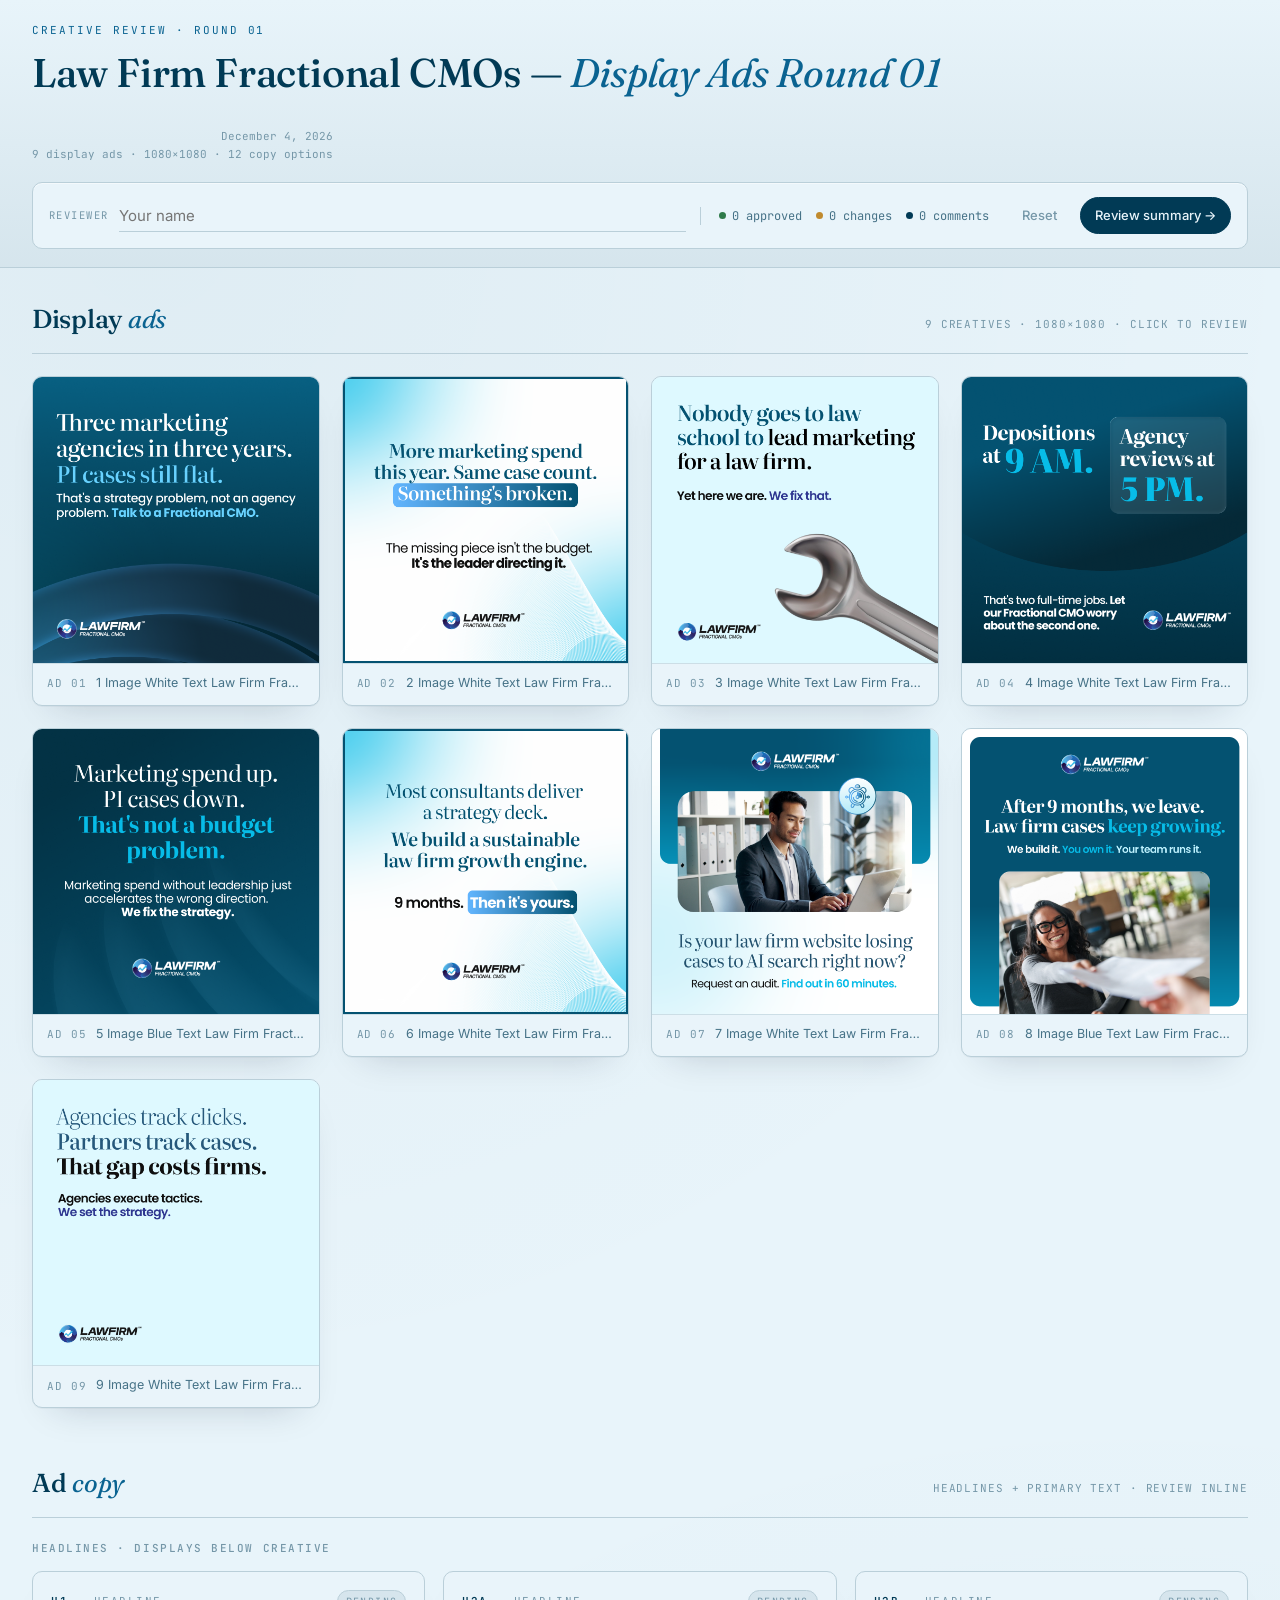
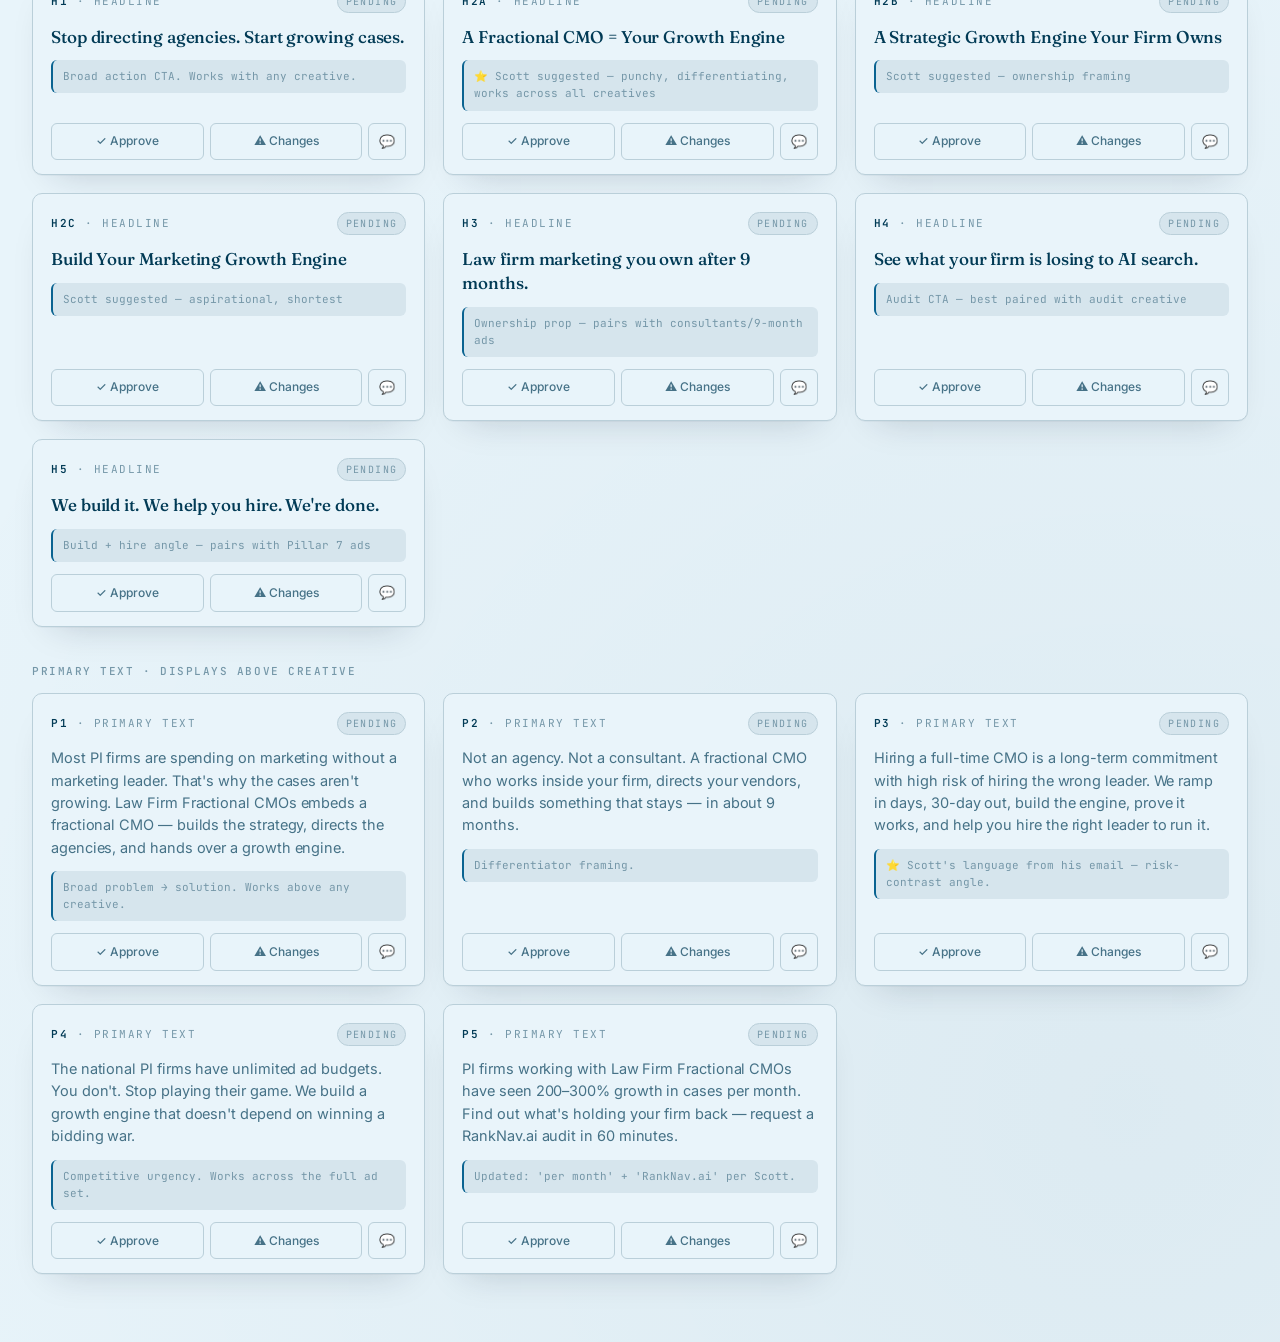
<file: Law Firm CMO review page/law-firm-cmo-review-index.html>
<!doctype html>
<html lang="en">
<head>
<meta charset="utf-8" />
<meta name="viewport" content="width=device-width,initial-scale=1" />
<title>Law Firm Fractional CMOs — Display Ads Round 01 · Creative Review</title>
<link rel="preconnect" href="https://fonts.googleapis.com">
<link rel="preconnect" href="https://fonts.gstatic.com" crossorigin>
<link href="https://fonts.googleapis.com/css2?family=Fraunces:opsz,wght@9..144,400;9..144,500;9..144,600;9..144,700&family=Inter:wght@400;500;600;700&family=JetBrains+Mono:wght@400;500&display=swap" rel="stylesheet">
<link rel="stylesheet" href="tokens.css" />
<style>
  *, *::before, *::after { box-sizing: border-box; }
  html, body { margin: 0; padding: 0; }
  body {
    font-family: var(--font-body);
    color: var(--ink);
    background: var(--bg);
    background-image:
      radial-gradient(circle at 12% 8%, rgba(1,58,85,.04), transparent 40%),
      radial-gradient(circle at 88% 92%, rgba(1,58,85,.05), transparent 45%);
    min-height: 100vh;
    -webkit-font-smoothing: antialiased;
    text-rendering: optimizeLegibility;
    font-size: 15px;
    line-height: 1.5;
  }
  button { font: inherit; color: inherit; cursor: pointer; }
  input, textarea, button { font-family: inherit; }

  /* ─────────────── Header ─────────────── */
  .topbar {
    border-bottom: 1px solid var(--line);
    background: linear-gradient(var(--paper), var(--paper-deep));
    position: sticky; top: 0; z-index: 20;
    backdrop-filter: saturate(120%);
  }
  .topbar-inner {
    max-width: 1280px; margin: 0 auto;
    padding: 22px 32px 18px;
    display: flex; flex-direction: column; gap: 18px;
  }
  .brand-row { display: flex; align-items: baseline; justify-content: space-between; gap: 24px; flex-wrap: wrap; }
  .eyebrow {
    font-family: var(--font-mono);
    font-size: 11px;
    letter-spacing: 0.18em;
    text-transform: uppercase;
    color: var(--teal);
    margin: 0;
  }
  .brand-row h1 {
    font-family: var(--font-display);
    font-weight: 500;
    font-size: clamp(28px, 3.2vw, 40px);
    letter-spacing: -0.01em;
    margin: 4px 0 0;
    color: var(--ink);
  }
  .brand-row h1 em {
    font-style: italic;
    color: var(--teal);
    font-weight: 400;
  }
  .meta {
    font-family: var(--font-mono);
    font-size: 11px;
    color: var(--ink-mute);
    text-align: right;
    line-height: 1.7;
  }
  .meta span { display: block; }

  .reviewer-bar {
    display: flex; gap: 14px; align-items: center;
    flex-wrap: wrap;
    padding: 14px 16px;
    background: var(--surface);
    border: 1px solid var(--line);
    border-radius: var(--radius);
    box-shadow: 0 1px 0 rgba(255,255,255,.5) inset;
  }
  .field {
    display: flex; align-items: center; gap: 10px;
    flex: 1 1 240px; min-width: 0;
  }
  .field label {
    font-family: var(--font-mono);
    font-size: 10.5px;
    letter-spacing: .14em;
    text-transform: uppercase;
    color: var(--ink-mute);
    white-space: nowrap;
  }
  .field input {
    flex: 1; min-width: 0;
    border: 0; outline: 0;
    background: transparent;
    border-bottom: 1px solid var(--line);
    padding: 6px 0;
    font-size: 15px;
    color: var(--ink);
    transition: border-color .15s;
  }
  .field input:focus { border-color: var(--teal); }

  .totals {
    display: flex; align-items: center; gap: 14px;
    font-family: var(--font-mono);
    font-size: 12px;
    color: var(--ink-soft);
    padding: 0 4px;
    border-left: 1px solid var(--line);
    padding-left: 18px;
    flex-wrap: wrap;
  }
  .totals .dot {
    display: inline-block; width: 7px; height: 7px; border-radius: 50%;
    margin-right: 6px; vertical-align: 1px;
  }
  .totals .t-approved .dot { background: var(--status-approved); }
  .totals .t-changes  .dot { background: var(--status-changes); }
  .totals .t-comments .dot { background: var(--ink); }

  .actions { display: flex; gap: 8px; }
  .btn {
    border: 1px solid var(--line);
    background: var(--surface);
    color: var(--ink);
    padding: 8px 14px;
    border-radius: 999px;
    font-size: 13px;
    font-weight: 500;
    transition: background .15s, border-color .15s, transform .05s;
    display: inline-flex; align-items: center; gap: 6px;
  }
  .btn:hover { background: var(--paper-deep); border-color: var(--ink-faint); }
  .btn:active { transform: translateY(1px); }
  .btn.btn-primary {
    background: var(--ink);
    color: var(--paper);
    border-color: var(--ink);
  }
  .btn.btn-primary:hover { background: color-mix(in srgb, var(--ink) 85%, white 15%); }
  .btn.btn-ghost {
    background: transparent;
    border-color: transparent;
    color: var(--ink-mute);
  }
  .btn.btn-ghost:hover { color: var(--ink); background: var(--paper-deep); }

  /* ─────────────── Section headers ─────────────── */
  main { max-width: 1280px; margin: 0 auto; padding: 32px; }
  .section { margin-bottom: 56px; }
  .section:last-child { margin-bottom: 0; }
  .section-head {
    display: flex; align-items: baseline; justify-content: space-between;
    gap: 16px;
    margin-bottom: 22px;
    padding-bottom: 14px;
    border-bottom: 1px solid var(--line);
  }
  .section-head h2 {
    font-family: var(--font-display);
    font-weight: 500;
    font-size: 26px;
    letter-spacing: -0.01em;
    margin: 0;
    color: var(--ink);
  }
  .section-head h2 em { font-style: italic; color: var(--teal); font-weight: 400; }
  .section-head .section-meta {
    font-family: var(--font-mono);
    font-size: 11px;
    color: var(--ink-mute);
    letter-spacing: .08em;
    text-transform: uppercase;
  }
  .subhead {
    font-family: var(--font-mono);
    font-size: 11px;
    letter-spacing: .14em;
    text-transform: uppercase;
    color: var(--ink-mute);
    margin: 0 0 14px;
    font-weight: 500;
  }

  /* ─────────────── Ad grid ─────────────── */
  .grid {
    display: grid;
    grid-template-columns: repeat(auto-fill, minmax(260px, 1fr));
    gap: 22px;
  }
  .card {
    position: relative;
    background: var(--surface);
    border: 1px solid var(--line);
    border-radius: var(--radius);
    overflow: hidden;
    cursor: pointer;
    transition: transform .15s, box-shadow .2s, border-color .15s;
    box-shadow: var(--shadow-card);
  }
  .card:hover { transform: translateY(-2px); border-color: var(--ink-faint); box-shadow: 0 1px 0 rgba(1,58,85,.04), 0 26px 50px -22px rgba(1,58,85,.32); }
  .card .thumb {
    aspect-ratio: 1 / 1;
    background: var(--paper-deep);
    display: block;
    width: 100%;
    object-fit: cover;
  }
  .card .meta-row {
    padding: 10px 14px 12px;
    display: flex; align-items: center; justify-content: space-between;
    gap: 10px;
    border-top: 1px solid var(--line-soft);
  }
  .card .ad-id {
    font-family: var(--font-mono);
    font-size: 11px;
    color: var(--ink-mute);
    letter-spacing: .08em;
  }
  .card .ad-name {
    font-size: 12.5px;
    color: var(--ink-soft);
    overflow: hidden; text-overflow: ellipsis; white-space: nowrap;
    flex: 1;
  }

  .pill {
    position: absolute; top: 10px; right: 10px;
    z-index: 2;
    padding: 5px 10px 5px 9px;
    font-family: var(--font-mono);
    font-size: 10.5px;
    letter-spacing: .12em;
    font-weight: 500;
    border-radius: 999px;
    text-transform: uppercase;
    background: rgba(255,255,255,.92);
    color: var(--ink-mute);
    border: 1px solid rgba(1,58,85,.1);
    backdrop-filter: blur(6px);
    display: inline-flex; align-items: center; gap: 5px;
    box-shadow: 0 2px 8px rgba(1,58,85,.08);
  }
  .pill[data-status="approved"] {
    background: var(--status-approved);
    color: #fff;
    border-color: transparent;
  }
  .pill[data-status="changes"] {
    background: var(--status-changes);
    color: #fff;
    border-color: transparent;
  }
  .pill.pill-comments {
    position: absolute; top: 10px; left: 10px; right: auto;
    background: var(--ink);
    color: var(--paper);
    border-color: transparent;
  }

  /* ─────────────── Copy review cards ─────────────── */
  .copy-grid {
    display: grid;
    grid-template-columns: repeat(auto-fill, minmax(360px, 1fr));
    gap: 18px;
    margin-bottom: 36px;
  }
  .copy-card {
    background: var(--surface);
    border: 1px solid var(--line);
    border-radius: var(--radius);
    padding: 18px 18px 14px;
    display: flex; flex-direction: column;
    gap: 12px;
    box-shadow: var(--shadow-card);
    position: relative;
    transition: border-color .15s, box-shadow .2s;
  }
  .copy-card:hover { border-color: var(--ink-faint); }
  .copy-card[data-status="approved"] { border-color: color-mix(in srgb, var(--status-approved) 50%, var(--line) 50%); }
  .copy-card[data-status="changes"]  { border-color: color-mix(in srgb, var(--status-changes) 60%, var(--line) 40%); }
  .copy-card .cc-head {
    display: flex; align-items: center; justify-content: space-between;
    gap: 10px;
  }
  .copy-card .cc-id {
    font-family: var(--font-mono);
    font-size: 11px;
    color: var(--ink-mute);
    letter-spacing: .14em;
    text-transform: uppercase;
  }
  .copy-card .cc-id strong {
    color: var(--ink);
    font-weight: 600;
  }
  .copy-card .cc-status-mini {
    font-family: var(--font-mono);
    font-size: 10px;
    letter-spacing: .14em;
    text-transform: uppercase;
    padding: 3px 8px;
    border-radius: 999px;
    background: var(--paper-deep);
    color: var(--ink-mute);
    border: 1px solid var(--line);
  }
  .copy-card[data-status="approved"] .cc-status-mini { background: var(--status-approved); color: #fff; border-color: transparent; }
  .copy-card[data-status="changes"] .cc-status-mini { background: var(--status-changes); color: #fff; border-color: transparent; }
  .copy-card .cc-body {
    font-family: var(--font-display);
    font-size: 17px;
    font-weight: 500;
    line-height: 1.4;
    color: var(--ink);
    margin: 0;
    letter-spacing: -0.005em;
  }
  .copy-card[data-kind="primary"] .cc-body {
    font-family: var(--font-body);
    font-size: 14.5px;
    font-weight: 400;
    line-height: 1.55;
    color: var(--ink-soft);
  }
  .copy-card .cc-note {
    font-family: var(--font-mono);
    font-size: 11px;
    color: var(--ink-mute);
    line-height: 1.55;
    padding: 8px 10px;
    background: var(--paper-deep);
    border-radius: var(--radius-sm);
    border-left: 2px solid var(--teal);
  }
  .copy-card .cc-actions {
    display: flex; gap: 6px;
    margin-top: auto;
  }
  .copy-card .cc-actions .toggle {
    flex: 1;
    padding: 8px 8px;
    font-size: 12px;
    border: 1px solid var(--line);
    border-radius: var(--radius-sm);
    background: var(--paper);
    color: var(--ink-soft);
    transition: background .15s, color .15s, border-color .15s;
  }
  .copy-card .cc-actions .toggle:hover { background: var(--paper-deep); }
  .copy-card .cc-actions .toggle.active[data-status="approved"] {
    background: var(--status-approved); color: #fff; border-color: var(--status-approved);
  }
  .copy-card .cc-actions .toggle.active[data-status="changes"] {
    background: var(--status-changes); color: #fff; border-color: var(--status-changes);
  }
  .copy-card .cc-actions .btn-comment {
    flex: 0 0 auto;
    width: 38px;
    padding: 8px 0;
    text-align: center;
    border: 1px solid var(--line);
    border-radius: var(--radius-sm);
    background: var(--paper);
    color: var(--ink-soft);
    font-size: 13px;
    position: relative;
  }
  .copy-card .cc-actions .btn-comment:hover { background: var(--paper-deep); }
  .copy-card .cc-actions .btn-comment .badge {
    position: absolute;
    top: -5px; right: -5px;
    background: var(--ink);
    color: var(--paper);
    font-family: var(--font-mono);
    font-size: 9.5px;
    width: 16px; height: 16px;
    border-radius: 50%;
    display: inline-flex; align-items: center; justify-content: center;
    font-weight: 500;
  }
  .copy-card .cc-composer {
    display: none;
    flex-direction: column;
    gap: 8px;
    margin-top: 4px;
  }
  .copy-card .cc-composer.open { display: flex; }
  .copy-card .cc-comments {
    display: flex; flex-direction: column;
    gap: 6px;
  }
  .copy-card .cc-comments:empty { display: none; }
  .copy-card .cc-comments .comment {
    background: var(--paper);
    border: 1px solid var(--line-soft);
    border-radius: var(--radius-sm);
    padding: 8px 10px;
    font-size: 12.5px;
    line-height: 1.5;
  }
  .copy-card .cc-comments .comment .by {
    font-family: var(--font-mono);
    font-size: 10px;
    letter-spacing: .1em;
    text-transform: uppercase;
    color: var(--ink-mute);
    display: flex; justify-content: space-between; gap: 8px;
    margin-bottom: 3px;
  }
  .copy-card .cc-comments .comment .by .when {
    color: var(--ink-faint);
    text-transform: none;
    letter-spacing: 0;
  }
  .copy-card .cc-comments .comment .body {
    color: var(--ink);
    white-space: pre-wrap;
    word-wrap: break-word;
  }
  .copy-card .cc-composer textarea {
    width: 100%;
    min-height: 60px;
    resize: vertical;
    border: 1px solid var(--line);
    border-radius: var(--radius-sm);
    padding: 8px 10px;
    font-size: 13px;
    color: var(--ink);
    background: var(--paper);
    outline: 0;
    font-family: inherit;
  }
  .copy-card .cc-composer textarea:focus { border-color: var(--teal); }
  .copy-card .cc-composer .cc-composer-row {
    display: flex; justify-content: space-between; align-items: center;
  }
  .copy-card .cc-composer .cc-composer-row .hint {
    font-family: var(--font-mono);
    font-size: 10px;
    color: var(--ink-faint);
  }

  /* ─────────────── Focus view ─────────────── */
  .focus-overlay {
    position: fixed; inset: 0;
    background: rgba(1,28,51,.55);
    backdrop-filter: blur(4px);
    z-index: 50;
    display: none;
    align-items: stretch; justify-content: center;
    padding: 28px;
    overflow: auto;
  }
  .focus-overlay.open { display: flex; }
  .focus {
    background: var(--surface);
    border-radius: var(--radius-lg);
    box-shadow: var(--shadow-pop);
    width: min(1180px, 100%);
    margin: auto;
    display: grid;
    grid-template-columns: 1fr 380px;
    grid-template-rows: auto 1fr;
    overflow: hidden;
    border: 1px solid var(--line);
    max-height: calc(100vh - 56px);
  }
  .focus-nav {
    grid-column: 1 / -1;
    display: flex; align-items: center; justify-content: space-between;
    padding: 14px 20px;
    border-bottom: 1px solid var(--line);
    background: var(--paper-deep);
  }
  .focus-nav .nav-title {
    font-family: var(--font-display);
    font-size: 16px;
    font-weight: 500;
  }
  .focus-nav .nav-title em { font-style: italic; color: var(--teal); font-weight: 400; }
  .focus-nav-buttons { display: flex; gap: 6px; }

  .focus-img-wrap {
    background: var(--paper-deep);
    background-image:
      linear-gradient(45deg, rgba(1,58,85,.04) 25%, transparent 25%),
      linear-gradient(-45deg, rgba(1,58,85,.04) 25%, transparent 25%),
      linear-gradient(45deg, transparent 75%, rgba(1,58,85,.04) 75%),
      linear-gradient(-45deg, transparent 75%, rgba(1,58,85,.04) 75%);
    background-size: 20px 20px;
    background-position: 0 0, 0 10px, 10px -10px, -10px 0;
    display: flex; align-items: center; justify-content: center;
    padding: 24px;
    overflow: auto;
  }
  .focus-img-wrap img {
    max-width: 100%;
    max-height: calc(100vh - 200px);
    width: auto; height: auto;
    object-fit: contain;
    border-radius: 6px;
    box-shadow: 0 14px 40px -16px rgba(1,58,85,.3);
  }

  .panel {
    width: 380px;
    border-left: 1px solid var(--line);
    background: var(--surface);
    display: flex; flex-direction: column;
    min-height: 0;
  }
  .panel-section { padding: 18px 20px; border-bottom: 1px solid var(--line-soft); }
  .panel-section h3 {
    font-family: var(--font-mono);
    font-size: 10.5px;
    letter-spacing: .14em;
    text-transform: uppercase;
    color: var(--ink-mute);
    margin: 0 0 10px;
    font-weight: 500;
  }
  .toggle-row { display: flex; gap: 8px; }
  .toggle {
    flex: 1;
    padding: 11px 10px;
    border: 1px solid var(--line);
    border-radius: var(--radius-sm);
    background: var(--paper);
    color: var(--ink-soft);
    font-size: 13px;
    font-weight: 500;
    transition: background .15s, color .15s, border-color .15s;
    text-align: center;
  }
  .toggle:hover { background: var(--paper-deep); }
  .toggle.active[data-status="approved"] {
    background: var(--status-approved); color: #fff; border-color: var(--status-approved);
  }
  .toggle.active[data-status="changes"] {
    background: var(--status-changes); color: #fff; border-color: var(--status-changes);
  }

  .comments {
    flex: 1; overflow-y: auto;
    padding: 18px 20px;
    display: flex; flex-direction: column; gap: 14px;
    border-bottom: 1px solid var(--line-soft);
  }
  .empty {
    color: var(--ink-faint);
    font-style: italic;
    font-family: var(--font-display);
    font-size: 14px;
    text-align: center;
    padding: 18px 0;
  }
  .comment {
    background: var(--paper);
    border: 1px solid var(--line-soft);
    border-radius: var(--radius-sm);
    padding: 10px 12px;
    font-size: 13.5px;
    line-height: 1.5;
    position: relative;
  }
  .comment .by {
    font-family: var(--font-mono);
    font-size: 10.5px;
    letter-spacing: .1em;
    color: var(--ink-mute);
    margin-bottom: 4px;
    text-transform: uppercase;
    display: flex; justify-content: space-between; gap: 8px;
  }
  .comment .by .when { color: var(--ink-faint); text-transform: none; letter-spacing: 0; }
  .comment .body { color: var(--ink); white-space: pre-wrap; word-wrap: break-word; }

  .composer { padding: 14px 20px 16px; }
  .composer textarea {
    width: 100%;
    min-height: 80px;
    resize: vertical;
    border: 1px solid var(--line);
    border-radius: var(--radius-sm);
    padding: 10px 12px;
    font-size: 13.5px;
    color: var(--ink);
    background: var(--paper);
    outline: 0;
    transition: border-color .15s;
    font-family: inherit;
  }
  .composer textarea:focus { border-color: var(--teal); }
  .composer-row {
    display: flex; align-items: center; justify-content: space-between;
    margin-top: 10px;
  }
  .composer-hint {
    font-family: var(--font-mono);
    font-size: 10.5px;
    color: var(--ink-faint);
    letter-spacing: .05em;
  }

  /* ─────────────── Modal (summary) ─────────────── */
  .modal-overlay {
    position: fixed; inset: 0;
    background: rgba(1,28,51,.55);
    backdrop-filter: blur(4px);
    z-index: 60;
    display: none;
    align-items: center; justify-content: center;
    padding: 28px;
  }
  .modal-overlay.open { display: flex; }
  .modal {
    background: var(--surface);
    border: 1px solid var(--line);
    border-radius: var(--radius-lg);
    box-shadow: var(--shadow-pop);
    width: min(760px, 100%);
    max-height: calc(100vh - 56px);
    display: flex; flex-direction: column;
    overflow: hidden;
  }
  .modal-head {
    padding: 22px 26px 18px;
    border-bottom: 1px solid var(--line);
    background: var(--paper-deep);
  }
  .modal-head .eyebrow { margin-bottom: 4px; }
  .modal-head h2 {
    font-family: var(--font-display);
    font-size: 28px;
    font-weight: 500;
    margin: 0;
    letter-spacing: -0.01em;
  }
  .modal-head h2 em { font-style: italic; color: var(--teal); font-weight: 400; }
  .modal-head .summary-stats {
    margin-top: 10px;
    font-family: var(--font-mono);
    font-size: 12px;
    color: var(--ink-soft);
    display: flex; gap: 18px; flex-wrap: wrap;
  }

  .modal-body {
    overflow-y: auto;
    padding: 8px 0;
    flex: 1;
  }
  .modal-subhead {
    font-family: var(--font-mono);
    font-size: 10.5px;
    letter-spacing: .14em;
    text-transform: uppercase;
    color: var(--ink-mute);
    margin: 14px 26px 4px;
    padding-top: 12px;
    border-top: 1px solid var(--line-soft);
    font-weight: 500;
  }
  .modal-subhead:first-child { border-top: 0; padding-top: 0; margin-top: 8px; }
  .summary-item {
    display: grid;
    grid-template-columns: 64px 1fr;
    gap: 16px;
    padding: 14px 26px;
    border-bottom: 1px solid var(--line-soft);
  }
  .summary-item.copy-summary {
    grid-template-columns: 1fr;
  }
  .summary-item:last-child { border-bottom: 0; }
  .summary-item .thumb-mini {
    width: 64px; height: 64px;
    border-radius: var(--radius-sm);
    object-fit: cover;
    border: 1px solid var(--line);
    background: var(--paper-deep);
  }
  .summary-item .si-head {
    display: flex; align-items: center; gap: 10px;
    margin-bottom: 6px;
    flex-wrap: wrap;
  }
  .summary-item .si-id {
    font-family: var(--font-mono);
    font-size: 11px;
    color: var(--ink-mute);
    letter-spacing: .08em;
  }
  .summary-item .si-text {
    font-size: 13.5px;
    color: var(--ink-soft);
    margin-bottom: 4px;
    font-family: var(--font-display);
    font-style: italic;
    line-height: 1.4;
  }
  .si-status {
    padding: 3px 8px;
    border-radius: 999px;
    font-family: var(--font-mono);
    font-size: 10px;
    letter-spacing: .14em;
    text-transform: uppercase;
    font-weight: 500;
  }
  .si-status[data-status="approved"] { background: var(--status-approved); color: #fff; }
  .si-status[data-status="changes"]  { background: var(--status-changes); color: #fff; }
  .si-status[data-status="pending"]  { background: var(--paper-deep); color: var(--ink-mute); border: 1px solid var(--line); }
  .si-comments {
    margin: 6px 0 0;
    padding: 0;
    list-style: none;
    display: flex; flex-direction: column; gap: 6px;
  }
  .si-comments li {
    font-size: 13px;
    color: var(--ink-soft);
    padding-left: 12px;
    border-left: 2px solid var(--teal-soft);
    line-height: 1.5;
    font-style: italic;
    font-family: var(--font-display);
  }
  .si-empty {
    color: var(--ink-faint);
    font-size: 13px;
    font-style: italic;
    font-family: var(--font-display);
  }

  .modal-foot {
    padding: 16px 26px;
    border-top: 1px solid var(--line);
    background: var(--paper-deep);
    display: flex; gap: 8px; align-items: center;
    flex-wrap: wrap;
  }
  .modal-foot .spacer { flex: 1; }

  .send-btn { position: relative; }
  .send-btn[data-state="sending"] { opacity: .8; cursor: wait; }
  .send-btn[data-state="success"] { background: var(--status-approved); border-color: var(--status-approved); color: #fff; }
  .send-btn[data-state="error"] { background: var(--red); border-color: var(--red); color: #fff; }
  .send-btn[disabled] { opacity: .4; cursor: not-allowed; }

  .toast {
    position: fixed;
    bottom: 24px; left: 50%;
    transform: translateX(-50%) translateY(20px);
    background: var(--ink);
    color: var(--paper);
    padding: 10px 16px;
    border-radius: 999px;
    font-size: 13px;
    box-shadow: var(--shadow-pop);
    opacity: 0; pointer-events: none;
    transition: opacity .2s, transform .2s;
    z-index: 100;
  }
  .toast.show { opacity: 1; transform: translateX(-50%) translateY(0); }

  /* Stack focus view under 1100px */
  @media (max-width: 1100px) {
    .focus {
      grid-template-columns: 1fr;
      max-height: none;
    }
    .panel {
      width: 100%;
      border-left: 0;
      border-top: 1px solid var(--line);
    }
    .focus-img-wrap img { max-height: 60vh; }
  }
  @media (max-width: 640px) {
    main { padding: 20px; }
    .topbar-inner { padding: 18px 20px; }
    .grid { grid-template-columns: repeat(auto-fill, minmax(160px, 1fr)); gap: 14px; }
    .totals { border-left: 0; padding-left: 0; }
    .copy-grid { grid-template-columns: 1fr; }
  }

  /* small svg icon */
  .icn { width: 14px; height: 14px; flex: none; }
</style>
</head>
<body>

<header class="topbar">
  <div class="topbar-inner">
    <div class="brand-row">
      <div>
        <p class="eyebrow">Creative Review · Round 01</p>
        <h1>Law Firm Fractional CMOs —<em> Display Ads Round 01</em></h1>
      </div>
      <div class="meta">
        <span id="meta-date"></span>
        <span>9 display ads · 1080×1080 · 12 copy options</span>
      </div>
    </div>

    <div class="reviewer-bar">
      <div class="field">
        <label for="reviewer">Reviewer</label>
        <input id="reviewer" type="text" placeholder="Your name" autocomplete="name" />
      </div>
      <div class="totals" id="totals">
        <span class="t-approved"><span class="dot"></span><span id="t-approved">0</span> approved</span>
        <span class="t-changes"><span class="dot"></span><span id="t-changes">0</span> changes</span>
        <span class="t-comments"><span class="dot"></span><span id="t-comments">0</span> comments</span>
      </div>
      <div class="actions">
        <button class="btn btn-ghost" id="btn-reset">Reset</button>
        <button class="btn btn-primary" id="btn-summary">Review summary →</button>
      </div>
    </div>
  </div>
</header>

<main>
  <section class="section">
    <div class="section-head">
      <h2>Display <em>ads</em></h2>
      <span class="section-meta">9 creatives · 1080×1080 · click to review</span>
    </div>
    <div class="grid" id="grid"></div>
  </section>

  <section class="section">
    <div class="section-head">
      <h2>Ad <em>copy</em></h2>
      <span class="section-meta">Headlines + primary text · review inline</span>
    </div>

    <h3 class="subhead">Headlines · displays below creative</h3>
    <div class="copy-grid" id="copy-grid-headlines"></div>

    <h3 class="subhead">Primary text · displays above creative</h3>
    <div class="copy-grid" id="copy-grid-primary"></div>
  </section>
</main>

<!-- Focus view -->
<div class="focus-overlay" id="focus-overlay" role="dialog" aria-modal="true" aria-labelledby="focus-title">
  <div class="focus" id="focus">
    <div class="focus-nav">
      <div class="nav-title" id="focus-title">Ad <em id="focus-count">— / —</em></div>
      <div class="focus-nav-buttons">
        <button class="btn" id="focus-prev">← Prev</button>
        <button class="btn" id="focus-all">All ads</button>
        <button class="btn" id="focus-next">Next →</button>
      </div>
    </div>
    <div class="focus-img-wrap">
      <img id="focus-img" alt="" />
    </div>
    <aside class="panel">
      <div class="panel-section">
        <h3>Status</h3>
        <div class="toggle-row">
          <button class="toggle" data-status="approved" id="toggle-approved">✓ Approve</button>
          <button class="toggle" data-status="changes"  id="toggle-changes">⚠ Request Changes</button>
        </div>
      </div>
      <div class="comments" id="comments"></div>
      <div class="composer">
        <textarea id="composer-text" placeholder="Add a comment…"></textarea>
        <div class="composer-row">
          <span class="composer-hint">⌘/Ctrl + Enter to post</span>
          <button class="btn btn-primary" id="btn-post">Post</button>
        </div>
      </div>
    </aside>
  </div>
</div>

<!-- Summary modal -->
<div class="modal-overlay" id="modal-overlay" role="dialog" aria-modal="true" aria-labelledby="modal-title">
  <div class="modal">
    <div class="modal-head">
      <p class="eyebrow">Review summary</p>
      <h2 id="modal-title">Law Firm Fractional CMOs —<em> Display Ads Round 01</em></h2>
      <div class="summary-stats" id="summary-stats"></div>
    </div>
    <div class="modal-body" id="modal-body"></div>
    <div class="modal-foot">
      <button class="btn" id="btn-download">Download .txt</button>
      <button class="btn" id="btn-copy">Copy to clipboard</button>
      <span class="spacer"></span>
      <button class="btn" id="btn-close">Close</button>
      <button class="btn btn-primary send-btn" id="btn-send" data-state="idle">Send to FlyTech</button>
    </div>
  </div>
</div>

<div class="toast" id="toast"></div>

<script>
/* ──────────────────────────────────────────────────────────
   Ad + Copy Review
   ────────────────────────────────────────────────────────── */
const PROJECT_TITLE = "Law Firm Fractional CMOs — Display Ads Round 01";
const PROJECT_SLUG  = "law-firm-fractional-cmos-display-ads";
const STORAGE_KEY   = `${PROJECT_SLUG}_review_v1`;
const REVIEWER_KEY  = `${PROJECT_SLUG}_reviewer`;

// Web3Forms access key (public key, safe to include in client-side code)
const WEB3FORMS_KEY = "e34085f7-6a1b-4697-941d-1638b403cbea";

const ADS = [
  { id: "01", src: "ads/01.png", name: "1 Image White Text Law Firm Fractional CMOs - Display Ads - 04.29.26" },
  { id: "02", src: "ads/02.png", name: "2 Image White Text Law Firm Fractional CMOs - Display Ads - 04.29.26" },
  { id: "03", src: "ads/03.png", name: "3 Image White Text Law Firm Fractional CMOs - Display Ads - 04.29.26" },
  { id: "04", src: "ads/04.png", name: "4 Image White Text Law Firm Fractional CMOs - Display Ads - 04.29.26" },
  { id: "05", src: "ads/05.png", name: "5 Image Blue Text Law Firm Fractional CMOs - Display Ads - 04.29.26" },
  { id: "06", src: "ads/06.png", name: "6 Image White Text Law Firm Fractional CMOs - Display Ads - 04.29.26" },
  { id: "07", src: "ads/07.png", name: "7 Image White Text Law Firm Fractional CMOs - Display Ads - 04.29.26" },
  { id: "08", src: "ads/08.png", name: "8 Image Blue Text Law Firm Fractional CMOs - Display Ads - 04.29.26" },
  { id: "09", src: "ads/09.png", name: "9 Image White Text Law Firm Fractional CMOs - Display Ads - 04.29.26" },
];

const COPY = [
  // Headlines
  { id: "H1",  kind: "headline", label: "H1",  text: "Stop directing agencies. Start growing cases.", note: "Broad action CTA. Works with any creative." },
  { id: "H2a", kind: "headline", label: "H2a", text: "A Fractional CMO = Your Growth Engine", note: "⭐ Scott suggested — punchy, differentiating, works across all creatives" },
  { id: "H2b", kind: "headline", label: "H2b", text: "A Strategic Growth Engine Your Firm Owns", note: "Scott suggested — ownership framing" },
  { id: "H2c", kind: "headline", label: "H2c", text: "Build Your Marketing Growth Engine", note: "Scott suggested — aspirational, shortest" },
  { id: "H3",  kind: "headline", label: "H3",  text: "Law firm marketing you own after 9 months.", note: "Ownership prop — pairs with consultants/9-month ads" },
  { id: "H4",  kind: "headline", label: "H4",  text: "See what your firm is losing to AI search.", note: "Audit CTA — best paired with audit creative" },
  { id: "H5",  kind: "headline", label: "H5",  text: "We build it. We help you hire. We're done.", note: "Build + hire angle — pairs with Pillar 7 ads" },
  // Primary text
  { id: "P1", kind: "primary", label: "P1", text: "Most PI firms are spending on marketing without a marketing leader. That's why the cases aren't growing. Law Firm Fractional CMOs embeds a fractional CMO — builds the strategy, directs the agencies, and hands over a growth engine.", note: "Broad problem → solution. Works above any creative." },
  { id: "P2", kind: "primary", label: "P2", text: "Not an agency. Not a consultant. A fractional CMO who works inside your firm, directs your vendors, and builds something that stays — in about 9 months.", note: "Differentiator framing." },
  { id: "P3", kind: "primary", label: "P3", text: "Hiring a full-time CMO is a long-term commitment with high risk of hiring the wrong leader. We ramp in days, 30-day out, build the engine, prove it works, and help you hire the right leader to run it.", note: "⭐ Scott's language from his email — risk-contrast angle." },
  { id: "P4", kind: "primary", label: "P4", text: "The national PI firms have unlimited ad budgets. You don't. Stop playing their game. We build a growth engine that doesn't depend on winning a bidding war.", note: "Competitive urgency. Works across the full ad set." },
  { id: "P5", kind: "primary", label: "P5", text: "PI firms working with Law Firm Fractional CMOs have seen 200–300% growth in cases per month. Find out what's holding your firm back — request a RankNav.ai audit in 60 minutes.", note: "Updated: 'per month' + 'RankNav.ai' per Scott." },
];

/* ───── State ───── */
let state = loadState();
let reviewer = localStorage.getItem(REVIEWER_KEY) || "";
let focusIdx = -1;

function adKey(id)  { return `ad:${id}`; }
function copyKey(id){ return `copy:${id}`; }
function allItems() {
  return [
    ...ADS.map(a => ({ key: adKey(a.id), kind: "ad", ref: a })),
    ...COPY.map(c => ({ key: copyKey(c.id), kind: "copy", ref: c })),
  ];
}

function loadState() {
  try {
    const raw = localStorage.getItem(STORAGE_KEY);
    const parsed = raw ? JSON.parse(raw) : {};
    [...ADS.map(a => adKey(a.id)), ...COPY.map(c => copyKey(c.id))].forEach(k => {
      if (!parsed[k]) parsed[k] = { status: null, comments: [] };
    });
    return parsed;
  } catch { return makeBlankState(); }
}
function makeBlankState() {
  const s = {};
  ADS.forEach(a => s[adKey(a.id)] = { status: null, comments: [] });
  COPY.forEach(c => s[copyKey(c.id)] = { status: null, comments: [] });
  return s;
}
function saveState() { localStorage.setItem(STORAGE_KEY, JSON.stringify(state)); }

/* ───── Render: header ───── */
function renderTotals() {
  let approved = 0, changes = 0, comments = 0;
  for (const id in state) {
    if (state[id].status === "approved") approved++;
    if (state[id].status === "changes")  changes++;
    comments += state[id].comments.length;
  }
  document.getElementById("t-approved").textContent = approved;
  document.getElementById("t-changes").textContent  = changes;
  document.getElementById("t-comments").textContent = comments;
}

document.getElementById("meta-date").textContent =
  new Date().toLocaleDateString(undefined, { year: "numeric", month: "long", day: "numeric" });

const reviewerInput = document.getElementById("reviewer");
reviewerInput.value = reviewer;
reviewerInput.addEventListener("input", () => {
  reviewer = reviewerInput.value.trim();
  localStorage.setItem(REVIEWER_KEY, reviewer);
  refreshSendButton();
  refreshPostButton();
});

document.getElementById("btn-reset").addEventListener("click", () => {
  if (!confirm("Reset all statuses and comments for this batch?")) return;
  state = makeBlankState();
  saveState();
  renderGrid();
  renderCopyGrids();
  renderTotals();
  if (focusIdx >= 0) renderFocus();
  toast("Review reset");
});

document.getElementById("btn-summary").addEventListener("click", openSummary);

/* ───── Render: ad grid ───── */
function renderGrid() {
  const grid = document.getElementById("grid");
  grid.innerHTML = "";
  ADS.forEach((ad, idx) => {
    const s = state[adKey(ad.id)];
    const card = document.createElement("article");
    card.className = "card";
    card.tabIndex = 0;
    card.setAttribute("data-ad-id", ad.id);

    let pillHTML = "";
    if (s.status === "approved") {
      pillHTML = `<span class="pill" data-status="approved">✓ Approved</span>`;
    } else if (s.status === "changes") {
      pillHTML = `<span class="pill" data-status="changes">⚠ Changes</span>`;
    }
    if (s.comments.length > 0) {
      pillHTML += `<span class="pill pill-comments">${s.comments.length} ${s.comments.length === 1 ? 'note' : 'notes'}</span>`;
    }

    card.innerHTML = `
      ${pillHTML}
      <img class="thumb" src="${ad.src}" alt="${escapeHtml(ad.name)}" loading="lazy" />
      <div class="meta-row">
        <span class="ad-id">AD&nbsp;${ad.id}</span>
        <span class="ad-name">${escapeHtml(ad.name)}</span>
      </div>
    `;
    card.addEventListener("click", () => openFocus(idx));
    card.addEventListener("keydown", e => {
      if (e.key === "Enter" || e.key === " ") { e.preventDefault(); openFocus(idx); }
    });
    grid.appendChild(card);
  });
}

/* ───── Render: copy grids ───── */
function renderCopyGrids() {
  renderCopyGrid("copy-grid-headlines", COPY.filter(c => c.kind === "headline"));
  renderCopyGrid("copy-grid-primary",   COPY.filter(c => c.kind === "primary"));
}

function renderCopyGrid(containerId, items) {
  const root = document.getElementById(containerId);
  root.innerHTML = "";
  items.forEach(c => {
    const s = state[copyKey(c.id)];
    const card = document.createElement("article");
    card.className = "copy-card";
    card.setAttribute("data-kind", c.kind);
    if (s.status) card.setAttribute("data-status", s.status);
    card.setAttribute("data-copy-id", c.id);

    const statusLabel = s.status === "approved" ? "Approved"
                      : s.status === "changes"  ? "Changes"
                      : "Pending";

    const commentBadge = s.comments.length > 0
      ? `<span class="badge">${s.comments.length}</span>`
      : "";

    card.innerHTML = `
      <div class="cc-head">
        <span class="cc-id"><strong>${escapeHtml(c.label)}</strong> · ${c.kind === "headline" ? "Headline" : "Primary text"}</span>
        <span class="cc-status-mini">${statusLabel}</span>
      </div>
      <p class="cc-body">${escapeHtml(c.text)}</p>
      <div class="cc-note">${escapeHtml(c.note)}</div>
      <div class="cc-comments"></div>
      <div class="cc-actions">
        <button class="toggle ${s.status === "approved" ? "active" : ""}" data-status="approved" data-action="approve">✓ Approve</button>
        <button class="toggle ${s.status === "changes" ? "active" : ""}"  data-status="changes"  data-action="changes">⚠ Changes</button>
        <button class="btn-comment" data-action="comment" title="Add comment">💬${commentBadge}</button>
      </div>
      <div class="cc-composer">
        <textarea placeholder="Add a comment about ${escapeHtml(c.label)}…"></textarea>
        <div class="cc-composer-row">
          <span class="hint">⌘/Ctrl + Enter to post</span>
          <button class="btn btn-primary" data-action="post">Post</button>
        </div>
      </div>
    `;

    // Render existing comments
    const commentsEl = card.querySelector(".cc-comments");
    s.comments.forEach(cmt => {
      const el = document.createElement("div");
      el.className = "comment";
      el.innerHTML = `
        <div class="by">
          <span>${escapeHtml(cmt.author || "Unnamed reviewer")}</span>
          <span class="when">${formatTime(cmt.ts)}</span>
        </div>
        <div class="body">${escapeHtml(cmt.text)}</div>
      `;
      commentsEl.appendChild(el);
    });

    // Wire up actions
    const approveBtn = card.querySelector('[data-action="approve"]');
    const changesBtn = card.querySelector('[data-action="changes"]');
    const commentBtn = card.querySelector('[data-action="comment"]');
    const composerEl = card.querySelector('.cc-composer');
    const ta         = composerEl.querySelector('textarea');
    const postBtn    = composerEl.querySelector('[data-action="post"]');

    approveBtn.addEventListener("click", () => toggleCopyStatus(c.id, "approved"));
    changesBtn.addEventListener("click", () => toggleCopyStatus(c.id, "changes"));
    commentBtn.addEventListener("click", () => {
      composerEl.classList.toggle("open");
      if (composerEl.classList.contains("open")) ta.focus();
    });

    const submit = () => postCopyComment(c.id, ta);
    postBtn.addEventListener("click", submit);
    ta.addEventListener("keydown", e => {
      if ((e.metaKey || e.ctrlKey) && e.key === "Enter") { e.preventDefault(); submit(); }
    });

    function refresh() {
      const hasName = !!reviewerInput.value.trim();
      postBtn.disabled = !hasName;
      postBtn.title = hasName ? "" : "Add your reviewer name above to post";
    }
    reviewerInput.addEventListener("input", refresh);
    refresh();

    root.appendChild(card);
  });
}

function toggleCopyStatus(id, st) {
  const key = copyKey(id);
  state[key].status = state[key].status === st ? null : st;
  saveState();
  renderTotals();
  renderCopyGrids();
}

function postCopyComment(id, ta) {
  const text = ta.value.trim();
  if (!text) return;
  const author = reviewerInput.value.trim() || "Anonymous";
  state[copyKey(id)].comments.push({ text, author, ts: Date.now() });
  saveState();
  renderTotals();
  renderCopyGrids();
}

/* ───── Focus view (ads only) ───── */
const focusOverlay = document.getElementById("focus-overlay");
function openFocus(idx) {
  focusIdx = idx;
  renderFocus();
  focusOverlay.classList.add("open");
  document.body.style.overflow = "hidden";
}
function closeFocus() {
  focusOverlay.classList.remove("open");
  document.body.style.overflow = "";
  focusIdx = -1;
}
function renderFocus() {
  const ad = ADS[focusIdx];
  const s  = state[adKey(ad.id)];
  document.getElementById("focus-img").src = ad.src;
  document.getElementById("focus-img").alt = ad.name;
  document.getElementById("focus-count").textContent = `${ad.id} · ${ad.name}`;

  ["approved", "changes"].forEach(st => {
    const btn = document.getElementById(`toggle-${st}`);
    btn.classList.toggle("active", s.status === st);
  });

  const list = document.getElementById("comments");
  list.innerHTML = "";
  if (s.comments.length === 0) {
    list.innerHTML = `<div class="empty">No comments yet — type below to add one.</div>`;
  } else {
    s.comments.forEach((c) => {
      const el = document.createElement("div");
      el.className = "comment";
      el.innerHTML = `
        <div class="by">
          <span>${escapeHtml(c.author || "Unnamed reviewer")}</span>
          <span class="when">${formatTime(c.ts)}</span>
        </div>
        <div class="body">${escapeHtml(c.text)}</div>
      `;
      list.appendChild(el);
    });
    list.scrollTop = list.scrollHeight;
  }

  document.getElementById("composer-text").value = "";
}

document.getElementById("focus-prev").addEventListener("click", () => {
  if (focusIdx > 0) { focusIdx--; renderFocus(); }
});
document.getElementById("focus-next").addEventListener("click", () => {
  if (focusIdx < ADS.length - 1) { focusIdx++; renderFocus(); }
});
document.getElementById("focus-all").addEventListener("click", closeFocus);

document.getElementById("toggle-approved").addEventListener("click", () => toggleStatus("approved"));
document.getElementById("toggle-changes").addEventListener("click",  () => toggleStatus("changes"));
function toggleStatus(st) {
  const ad = ADS[focusIdx];
  const key = adKey(ad.id);
  state[key].status = state[key].status === st ? null : st;
  saveState();
  renderTotals();
  renderGrid();
  renderFocus();
}

const composer = document.getElementById("composer-text");
document.getElementById("btn-post").addEventListener("click", postComment);
composer.addEventListener("keydown", e => {
  if ((e.metaKey || e.ctrlKey) && e.key === "Enter") {
    e.preventDefault();
    postComment();
  }
});
function postComment() {
  const text = composer.value.trim();
  if (!text) return;
const author = reviewerInput.value.trim() || "Anonymous";
}
function refreshPostButton() {
  const postBtn = document.getElementById("btn-post");
  const hasName = !!reviewerInput.value.trim();
  postBtn.disabled = !hasName;
  postBtn.title = hasName ? "" : "Add your reviewer name above to post";
}
reviewerInput.addEventListener("input", refreshPostButton);
refreshPostButton();

document.addEventListener("keydown", e => {
  if (focusOverlay.classList.contains("open")) {
    if (e.key === "Escape") closeFocus();
    if (e.target.tagName === "TEXTAREA" || e.target.tagName === "INPUT") return;
    if (e.key === "ArrowLeft"  && focusIdx > 0) { focusIdx--; renderFocus(); }
    if (e.key === "ArrowRight" && focusIdx < ADS.length - 1) { focusIdx++; renderFocus(); }
  }
});

focusOverlay.addEventListener("click", e => {
  if (e.target === focusOverlay) closeFocus();
});

/* ───── Summary modal ───── */
const modalOverlay = document.getElementById("modal-overlay");
function openSummary() {
  let approved = 0, changes = 0, pending = 0, comments = 0;
  allItems().forEach(({ key }) => {
    const s = state[key];
    if (s.status === "approved") approved++;
    else if (s.status === "changes") changes++;
    else pending++;
    comments += s.comments.length;
  });
  document.getElementById("summary-stats").innerHTML = `
    <span>${approved} approved</span>
    <span>${changes} changes</span>
    <span>${pending} pending</span>
    <span>${comments} comments</span>
  `;

  const body = document.getElementById("modal-body");
  body.innerHTML = "";

  // Ads
  const adsHead = document.createElement("div");
  adsHead.className = "modal-subhead";
  adsHead.textContent = "Display ads";
  body.appendChild(adsHead);
  ADS.forEach(ad => {
    const s = state[adKey(ad.id)];
    const status = s.status || "pending";
    const item = document.createElement("div");
    item.className = "summary-item";
    item.innerHTML = `
      <img class="thumb-mini" src="${ad.src}" alt="" />
      <div>
        <div class="si-head">
          <span class="si-id">AD&nbsp;${ad.id}</span>
          <span class="si-status" data-status="${status}">${status}</span>
          <span style="font-size:12.5px;color:var(--ink-soft);">${escapeHtml(ad.name)}</span>
        </div>
        ${
          s.comments.length === 0
            ? `<div class="si-empty">No comments.</div>`
            : `<ul class="si-comments">${s.comments.map(c => `<li>"${escapeHtml(c.text)}" <span style="opacity:.6;font-style:normal;font-family:var(--font-mono);font-size:10.5px;">— ${escapeHtml(c.author||'Unnamed reviewer')}</span></li>`).join("")}</ul>`
        }
      </div>
    `;
    body.appendChild(item);
  });

  // Copy
  const copyHead = document.createElement("div");
  copyHead.className = "modal-subhead";
  copyHead.textContent = "Ad copy — headlines + primary text";
  body.appendChild(copyHead);
  COPY.forEach(c => {
    const s = state[copyKey(c.id)];
    const status = s.status || "pending";
    const item = document.createElement("div");
    item.className = "summary-item copy-summary";
    item.innerHTML = `
      <div>
        <div class="si-head">
          <span class="si-id">${escapeHtml(c.label)} · ${c.kind === "headline" ? "HEADLINE" : "PRIMARY"}</span>
          <span class="si-status" data-status="${status}">${status}</span>
        </div>
        <div class="si-text">"${escapeHtml(c.text)}"</div>
        ${
          s.comments.length === 0
            ? `<div class="si-empty">No comments.</div>`
            : `<ul class="si-comments">${s.comments.map(c2 => `<li>"${escapeHtml(c2.text)}" <span style="opacity:.6;font-style:normal;font-family:var(--font-mono);font-size:10.5px;">— ${escapeHtml(c2.author||'Unnamed reviewer')}</span></li>`).join("")}</ul>`
        }
      </div>
    `;
    body.appendChild(item);
  });

  refreshSendButton();
  modalOverlay.classList.add("open");
  document.body.style.overflow = "hidden";
}
function closeSummary() {
  modalOverlay.classList.remove("open");
  document.body.style.overflow = "";
}
document.getElementById("btn-close").addEventListener("click", closeSummary);
modalOverlay.addEventListener("click", e => { if (e.target === modalOverlay) closeSummary(); });

/* ───── Plain-text export ───── */
function buildPlainText() {
  const lines = [];
  lines.push(`🎨 Creative review — ${PROJECT_TITLE}`);
  lines.push(`Reviewer: ${reviewer || "(unspecified)"} · ${new Date().toLocaleString()}`);
  let approved = 0, changes = 0, pending = 0, comments = 0;
  allItems().forEach(({ key }) => {
    const s = state[key];
    if (s.status === "approved") approved++;
    else if (s.status === "changes") changes++;
    else pending++;
    comments += s.comments.length;
  });
  lines.push(`${approved} approved · ${changes} changes · ${pending} pending · ${comments} comments`);
  lines.push("");
  lines.push("── DISPLAY ADS ────────────────────────────────");
  ADS.forEach(ad => {
    const s = state[adKey(ad.id)];
    const status = s.status || "pending";
    const emoji = status === "approved" ? "✅" : status === "changes" ? "⚠️" : "⏳";
    lines.push(`${emoji}  AD ${ad.id} — ${ad.name}  [${status.toUpperCase()}]`);
    if (s.comments.length === 0) {
      lines.push("   (no comments)");
    } else {
      s.comments.forEach(c => {
        lines.push(`   > ${c.text}  — ${c.author || "Unnamed reviewer"}`);
      });
    }
    lines.push("");
  });

  lines.push("── HEADLINES ──────────────────────────────────");
  COPY.filter(c => c.kind === "headline").forEach(c => {
    const s = state[copyKey(c.id)];
    const status = s.status || "pending";
    const emoji = status === "approved" ? "✅" : status === "changes" ? "⚠️" : "⏳";
    lines.push(`${emoji}  ${c.label} — "${c.text}"  [${status.toUpperCase()}]`);
    if (s.comments.length === 0) {
      lines.push("   (no comments)");
    } else {
      s.comments.forEach(c2 => {
        lines.push(`   > ${c2.text}  — ${c2.author || "Unnamed reviewer"}`);
      });
    }
    lines.push("");
  });

  lines.push("── PRIMARY TEXT ───────────────────────────────");
  COPY.filter(c => c.kind === "primary").forEach(c => {
    const s = state[copyKey(c.id)];
    const status = s.status || "pending";
    const emoji = status === "approved" ? "✅" : status === "changes" ? "⚠️" : "⏳";
    lines.push(`${emoji}  ${c.label} — [${status.toUpperCase()}]`);
    lines.push(`   "${c.text}"`);
    if (s.comments.length === 0) {
      lines.push("   (no comments)");
    } else {
      s.comments.forEach(c2 => {
        lines.push(`   > ${c2.text}  — ${c2.author || "Unnamed reviewer"}`);
      });
    }
    lines.push("");
  });

  return lines.join("\n");
}

document.getElementById("btn-download").addEventListener("click", () => {
  const text = buildPlainText();
  const blob = new Blob([text], { type: "text/plain" });
  const url  = URL.createObjectURL(blob);
  const a    = document.createElement("a");
  a.href = url;
  a.download = `${PROJECT_SLUG}-review-${new Date().toISOString().slice(0,10)}.txt`;
  document.body.appendChild(a); a.click(); a.remove();
  URL.revokeObjectURL(url);
  toast("Downloaded review .txt");
});

document.getElementById("btn-copy").addEventListener("click", async () => {
  const text = buildPlainText();
  try {
    await navigator.clipboard.writeText(text);
    toast("Copied to clipboard");
  } catch {
    const ta = document.createElement("textarea");
    ta.value = text;
    document.body.appendChild(ta);
    ta.select();
    document.execCommand("copy");
    ta.remove();
    toast("Copied to clipboard");
  }
});

/* ───── Slack send ───── */
const sendBtn = document.getElementById("btn-send");
function refreshSendButton() {
  const st = sendBtn.dataset.state;
  if (st === "sending" || st === "success") return;
  sendBtn.disabled = false;
  sendBtn.textContent = "Send to FlyTech";
}

function escMrkdwn(s) {
  return String(s == null ? "" : s)
    .replace(/&/g, "&amp;")
    .replace(/</g, "&lt;")
    .replace(/>/g, "&gt;");
}
function truncate(s, max) {
  s = String(s == null ? "" : s);
  return s.length <= max ? s : s.slice(0, max - 1) + "…";
}

function buildSlackBlocks() {
  let approved = 0, changes = 0, pending = 0, comments = 0;
  allItems().forEach(({ key }) => {
    const s = state[key];
    if (s.status === "approved") approved++;
    else if (s.status === "changes") changes++;
    else pending++;
    comments += s.comments.length;
  });

  const blocks = [];

  blocks.push({
    type: "header",
    text: {
      type: "plain_text",
      text: truncate(`🎨 Creative review — ${PROJECT_TITLE}`, 150),
      emoji: true
    }
  });
  blocks.push({
    type: "context",
    elements: [
      { type: "mrkdwn", text: `*Reviewer:* ${escMrkdwn(reviewer) || "_unspecified_"}` },
      { type: "mrkdwn", text: `*${escMrkdwn(new Date().toLocaleString())}*` },
      { type: "mrkdwn", text: `${approved} ✅ · ${changes} ⚠️ · ${pending} ⏳ · ${comments} 💬` }
    ]
  });
  blocks.push({ type: "divider" });

  // Display ads
  let adsHeaderPushed = false;
  ADS.forEach(ad => {
    const s = state[adKey(ad.id)];
    const status = s.status || "pending";
    if (status === "pending" && s.comments.length === 0) return;
    if (!adsHeaderPushed) {
      blocks.push({ type: "section", text: { type: "mrkdwn", text: "*── DISPLAY ADS ──*" } });
      adsHeaderPushed = true;
    }
    const emoji = status === "approved" ? "✅" : status === "changes" ? "⚠️" : "⏳";
    let text = `*${emoji} AD ${ad.id} — ${escMrkdwn(ad.name)}*  \`${status.toUpperCase()}\``;
    if (s.comments.length > 0) {
      const quotes = s.comments
        .map(c => `> ${escMrkdwn(c.text)} _— ${escMrkdwn(c.author || "Unnamed reviewer")}_`)
        .join("\n");
      text += `\n${quotes}`;
    }
    text = truncate(text, 3000);
    blocks.push({ type: "section", text: { type: "mrkdwn", text } });
  });

  // Headlines
  let hHeaderPushed = false;
  COPY.filter(c => c.kind === "headline").forEach(c => {
    const s = state[copyKey(c.id)];
    const status = s.status || "pending";
    if (status === "pending" && s.comments.length === 0) return;
    if (!hHeaderPushed) {
      blocks.push({ type: "section", text: { type: "mrkdwn", text: "*── HEADLINES ──*" } });
      hHeaderPushed = true;
    }
    const emoji = status === "approved" ? "✅" : status === "changes" ? "⚠️" : "⏳";
    let text = `*${emoji} ${escMrkdwn(c.label)}*  \`${status.toUpperCase()}\`\n> ${escMrkdwn(c.text)}`;
    if (s.comments.length > 0) {
      const quotes = s.comments
        .map(c2 => `• ${escMrkdwn(c2.text)} _— ${escMrkdwn(c2.author || "Unnamed reviewer")}_`)
        .join("\n");
      text += `\n${quotes}`;
    }
    text = truncate(text, 3000);
    blocks.push({ type: "section", text: { type: "mrkdwn", text } });
  });

  // Primary text
  let pHeaderPushed = false;
  COPY.filter(c => c.kind === "primary").forEach(c => {
    const s = state[copyKey(c.id)];
    const status = s.status || "pending";
    if (status === "pending" && s.comments.length === 0) return;
    if (!pHeaderPushed) {
      blocks.push({ type: "section", text: { type: "mrkdwn", text: "*── PRIMARY TEXT ──*" } });
      pHeaderPushed = true;
    }
    const emoji = status === "approved" ? "✅" : status === "changes" ? "⚠️" : "⏳";
    let text = `*${emoji} ${escMrkdwn(c.label)}*  \`${status.toUpperCase()}\`\n> ${escMrkdwn(c.text)}`;
    if (s.comments.length > 0) {
      const quotes = s.comments
        .map(c2 => `• ${escMrkdwn(c2.text)} _— ${escMrkdwn(c2.author || "Unnamed reviewer")}_`)
        .join("\n");
      text += `\n${quotes}`;
    }
    text = truncate(text, 3000);
    blocks.push({ type: "section", text: { type: "mrkdwn", text } });
  });

  if (blocks.length <= 50) return [blocks];

  const head = blocks.slice(0, 3);
  const tail = [];
  const middle = blocks.slice(3);
  const chunks = [];
  const perChunkBudget = 50 - head.length;
  for (let i = 0; i < middle.length; i += perChunkBudget) {
    const slice = middle.slice(i, i + perChunkBudget);
    if (i === 0) chunks.push([...head, ...slice]);
    else chunks.push(slice);
  }
  return chunks;
}

function buildEmailBody() {
  let approved = 0, changes = 0, pending = 0, comments = 0;
  allItems().forEach(({ key }) => {
    const s = state[key];
    if (s.status === "approved") approved++;
    else if (s.status === "changes") changes++;
    else pending++;
    comments += s.comments.length;
  });

  let lines = [];
  lines.push(`Creative Review — ${PROJECT_TITLE}`);
  lines.push(`Reviewer: ${reviewer || "unspecified"}`);
  lines.push(`Date: ${new Date().toLocaleString()}`);
  lines.push(`Summary: ${approved} approved · ${changes} needs changes · ${pending} pending · ${comments} comments`);
  lines.push("");

  // Display ads
  let adsHeader = false;
  ADS.forEach(ad => {
    const s = state[adKey(ad.id)];
    const status = s.status || "pending";
    if (status === "pending" && s.comments.length === 0) return;
    if (!adsHeader) { lines.push("── DISPLAY ADS ──"); adsHeader = true; }
    const icon = status === "approved" ? "✅" : status === "changes" ? "⚠️" : "⏳";
    lines.push(`${icon} AD ${ad.id} — ${ad.name} [${status.toUpperCase()}]`);
    s.comments.forEach(c => lines.push(`  • "${c.text}" — ${c.author || "Unnamed reviewer"}`));
  });
  if (adsHeader) lines.push("");

  // Headlines
  let hHeader = false;
  COPY.filter(c => c.kind === "headline").forEach(c => {
    const s = state[copyKey(c.id)];
    const status = s.status || "pending";
    if (status === "pending" && s.comments.length === 0) return;
    if (!hHeader) { lines.push("── HEADLINES ──"); hHeader = true; }
    const icon = status === "approved" ? "✅" : status === "changes" ? "⚠️" : "⏳";
    lines.push(`${icon} ${c.label} [${status.toUpperCase()}]: "${c.text}"`);
    s.comments.forEach(c2 => lines.push(`  • "${c2.text}" — ${c2.author || "Unnamed reviewer"}`));
  });
  if (hHeader) lines.push("");

  // Primary text
  let pHeader = false;
  COPY.filter(c => c.kind === "primary").forEach(c => {
    const s = state[copyKey(c.id)];
    const status = s.status || "pending";
    if (status === "pending" && s.comments.length === 0) return;
    if (!pHeader) { lines.push("── PRIMARY TEXT ──"); pHeader = true; }
    const icon = status === "approved" ? "✅" : status === "changes" ? "⚠️" : "⏳";
    lines.push(`${icon} ${c.label} [${status.toUpperCase()}]: "${c.text}"`);
    s.comments.forEach(c2 => lines.push(`  • "${c2.text}" — ${c2.author || "Unnamed reviewer"}`));
  });

  return lines.join("\n");
}

sendBtn.addEventListener("click", async () => {
  if (sendBtn.disabled) return;
  const cur = sendBtn.dataset.state;
  if (cur === "sending" || cur === "success") return;

  sendBtn.dataset.state = "sending";
  sendBtn.textContent = "Sending…";
  sendBtn.disabled = true;

  try {
    const body = buildEmailBody();
    const response = await fetch("https://api.web3forms.com/submit", {
      method: "POST",
      headers: { "Content-Type": "application/json", "Accept": "application/json" },
      body: JSON.stringify({
        access_key: WEB3FORMS_KEY,
        subject: `Creative Review: ${PROJECT_TITLE} — ${reviewer || "Unspecified reviewer"}`,
        message: body
      })
    });
    const result = await response.json();
    if (!response.ok || result.success === false) {
      throw new Error(`Web3Forms responded: ${JSON.stringify(result)}`);
    }

    sendBtn.dataset.state = "success";
    sendBtn.textContent = "Sent ✓";
    setTimeout(() => {
      sendBtn.dataset.state = "idle";
      refreshSendButton();
    }, 4000);
  } catch (err) {
    console.error(err);
    sendBtn.dataset.state = "error";
    sendBtn.textContent = "Failed — retry";
    setTimeout(() => {
      sendBtn.dataset.state = "idle";
      refreshSendButton();
    }, 3000);
  }
});

/* ───── helpers ───── */
function escapeHtml(s) {
  return String(s).replace(/[&<>"']/g, c => ({
    "&": "&amp;", "<": "&lt;", ">": "&gt;", '"': "&quot;", "'": "&#39;"
  }[c]));
}
function formatTime(ts) {
  const d = new Date(ts);
  return d.toLocaleString(undefined, { month: "short", day: "numeric", hour: "numeric", minute: "2-digit" });
}
let toastTimer;
function toast(msg) {
  const el = document.getElementById("toast");
  el.textContent = msg;
  el.classList.add("show");
  clearTimeout(toastTimer);
  toastTimer = setTimeout(() => el.classList.remove("show"), 1800);
}

/* ───── boot ───── */
renderGrid();
renderCopyGrids();
renderTotals();
refreshSendButton();
</script>
</body>
</html>
</file>
<file: Law Firm CMO review page/tokens.css>
:root {
  /* Paper-stock cream / ink-navy palette */
  --paper: #f5efe4;
  --paper-deep: #ece4d4;
  --paper-line: #d9cfba;
  --ink: #0e1c33;
  --ink-soft: #36465f;
  --ink-mute: #6b7791;
  --ink-faint: #9aa3b8;

  --teal: #1f7a78;
  --teal-soft: #2f9a96;
  --gold: #c08a2e;
  --gold-soft: #e0a94a;
  --green: #2f7a4a;
  --green-soft: #4aa46d;
  --red: #a23b2c;

  /* Roles */
  --bg: var(--paper);
  --surface: #fbf7ee;
  --surface-2: #f0e9da;
  --line: var(--paper-line);
  --line-soft: #e3dac6;

  --status-approved: var(--green);
  --status-changes: var(--gold);
  --status-pending: var(--ink);

  --shadow-card: 0 1px 0 rgba(14,28,51,.04), 0 18px 36px -22px rgba(14,28,51,.22);
  --shadow-pop: 0 30px 80px -30px rgba(14,28,51,.45), 0 2px 0 rgba(14,28,51,.05);

  --radius: 10px;
  --radius-sm: 6px;
  --radius-lg: 16px;

  --font-display: "Fraunces", "Times New Roman", serif;
  --font-body: "Inter", system-ui, -apple-system, "Segoe UI", sans-serif;
  --font-mono: "JetBrains Mono", ui-monospace, "SFMono-Regular", Menlo, monospace;
}

/* Client palette — auto-extracted from ad attachments at build time */
:root {
  --client-ink: #013A55;     /* extracted dominant dark — deep navy/teal */
  --client-accent: #0A6391;  /* extracted dominant accent — medium blue */
  --client-bg: #E8F4FA;      /* extracted dominant background — pale cyan */

  /* Re-map the chrome tokens to the client palette */
  --ink: var(--client-ink);
  --teal: var(--client-accent);
  --teal-soft: color-mix(in srgb, var(--client-accent) 80%, white 20%);
  --paper: var(--client-bg);
  --paper-deep: color-mix(in srgb, var(--client-bg) 92%, var(--client-ink) 8%);
  --paper-line: color-mix(in srgb, var(--client-bg) 80%, var(--client-ink) 20%);
  --bg: var(--paper);
  --surface: color-mix(in srgb, var(--client-bg) 96%, white 4%);
  --surface-2: var(--paper-deep);
  --line: var(--paper-line);
  --line-soft: color-mix(in srgb, var(--client-bg) 88%, var(--client-ink) 12%);
  --status-pending: var(--client-ink);
  --ink-soft: color-mix(in srgb, var(--client-ink) 70%, var(--client-bg) 30%);
  --ink-mute: color-mix(in srgb, var(--client-ink) 50%, var(--client-bg) 50%);
  --ink-faint: color-mix(in srgb, var(--client-ink) 35%, var(--client-bg) 65%);
}
</file>
